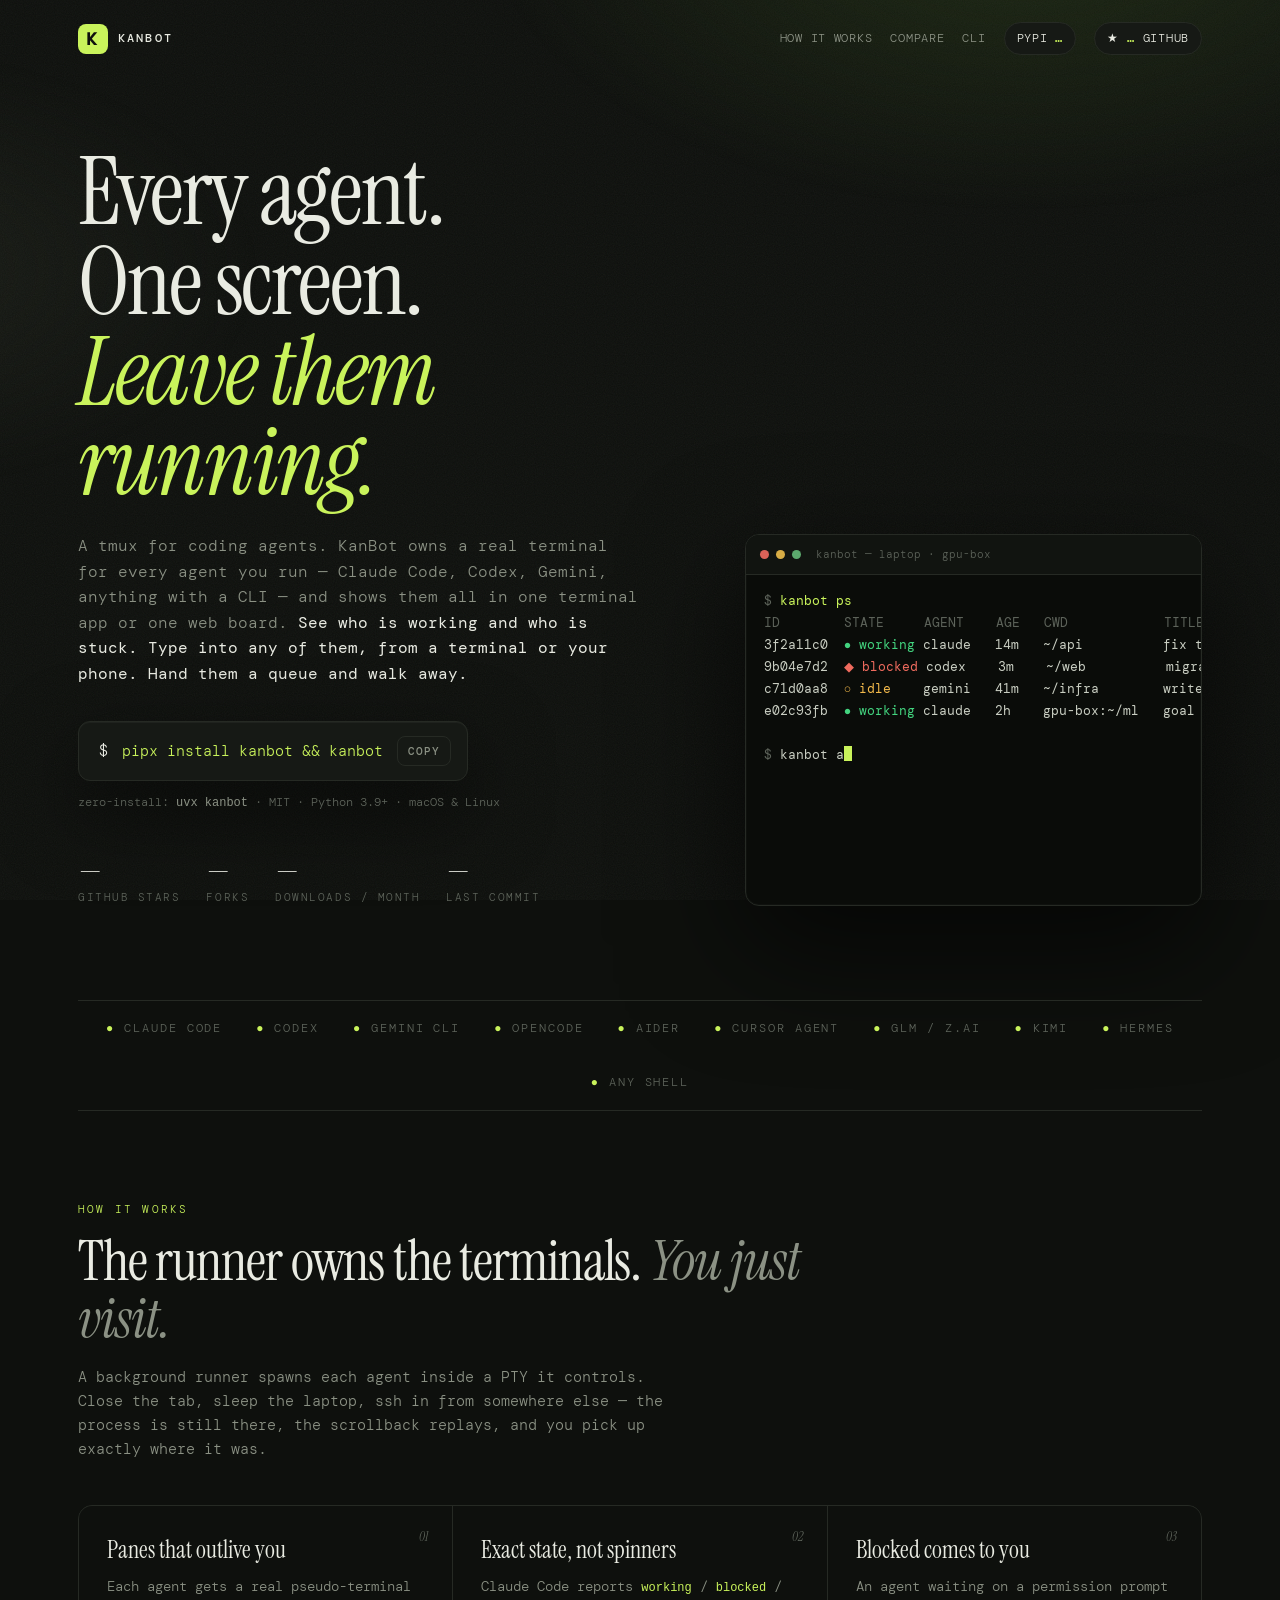
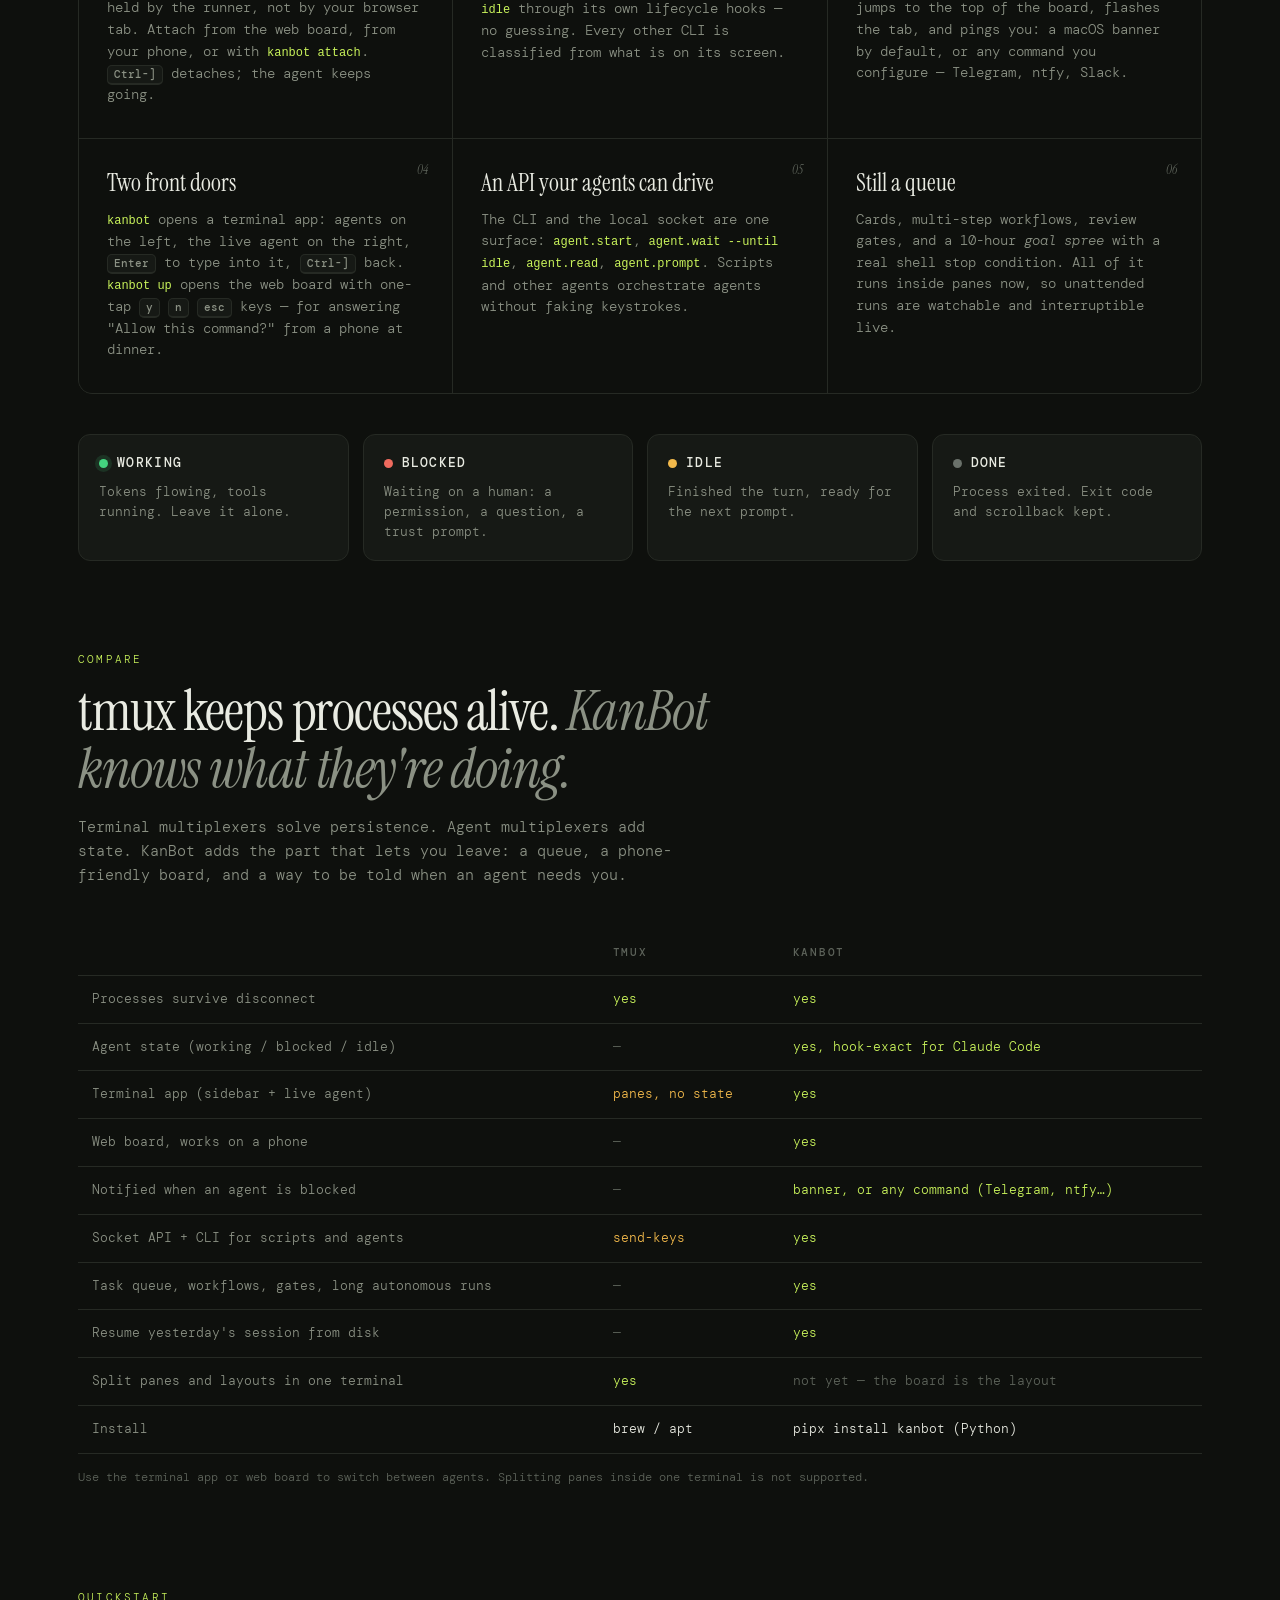
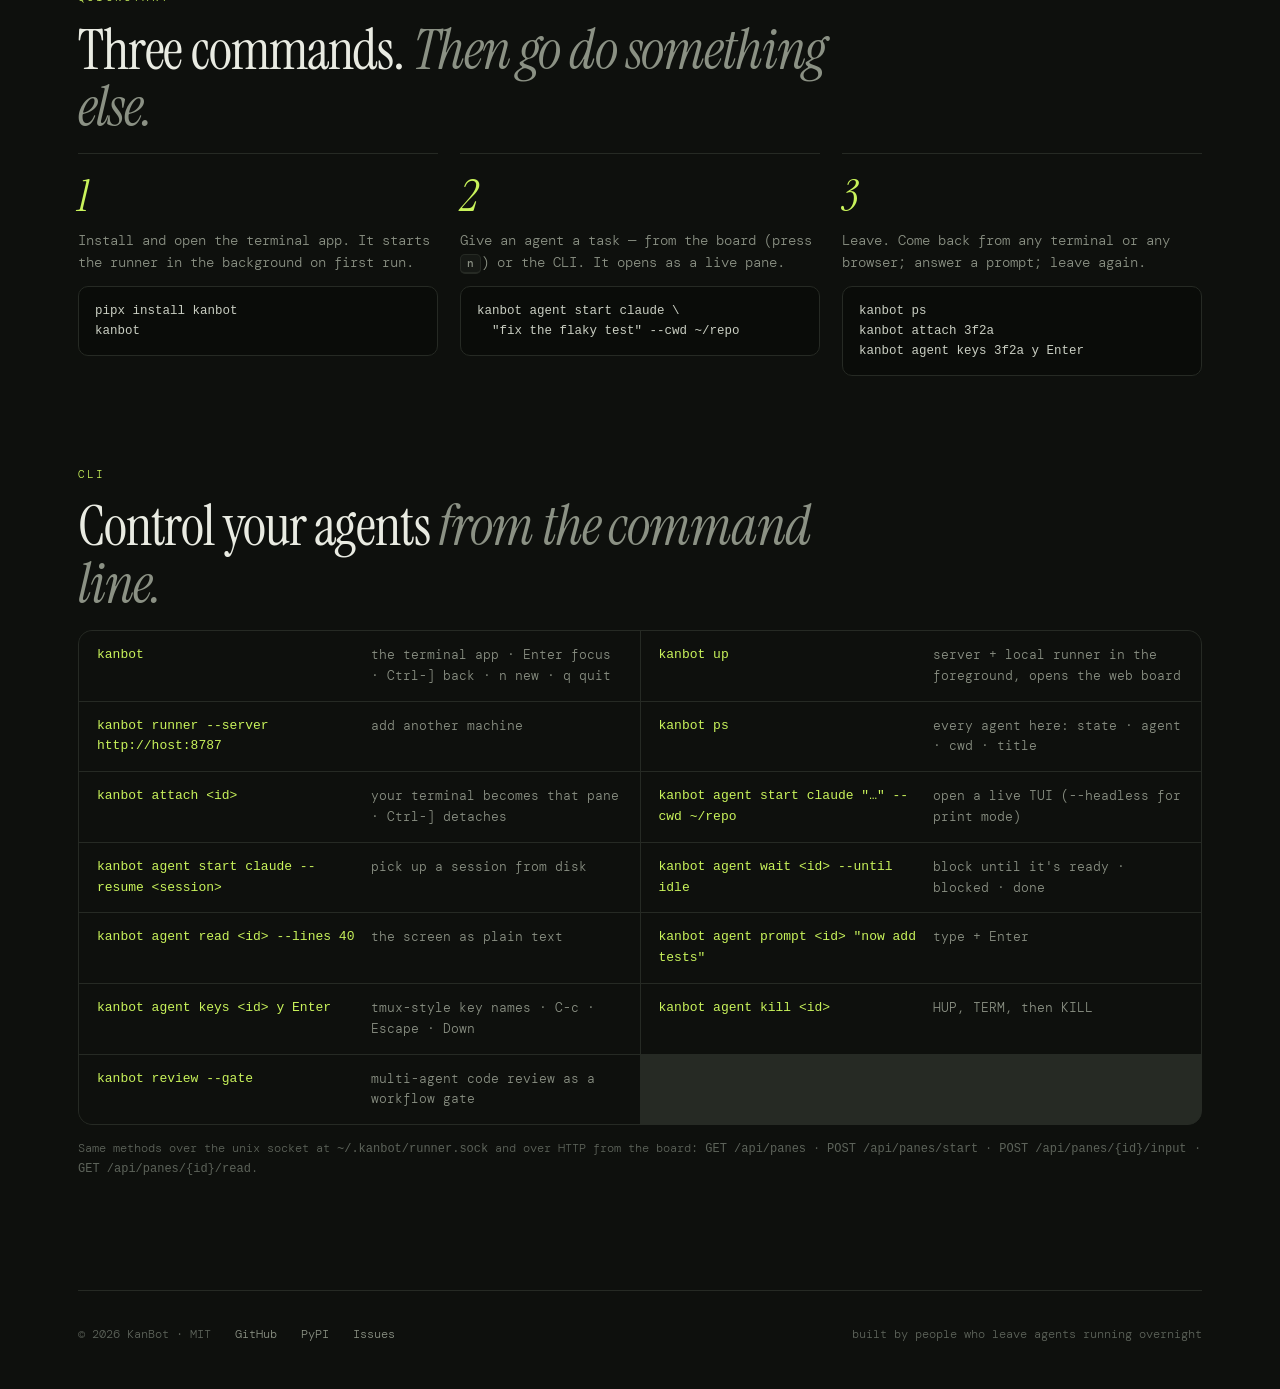
<file: site/index.html>
<!doctype html>
<html lang="en">
<head>
<meta charset="utf-8">
<meta name="viewport" content="width=device-width,initial-scale=1">
<title>KanBot — every coding agent, one screen</title>
<meta name="description" content="A tmux for coding agents. KanBot owns a real terminal for every coding agent you run — Claude Code, Codex, Gemini and friends — with exact working/blocked/idle state, a web board you can type into from anywhere, and a task queue that drives them. Open source, pipx install kanbot.">
<meta property="og:title" content="KanBot — every coding agent, one screen">
<meta property="og:description" content="Live terminals for all your coding agents. Know who's blocked. Answer from your phone. Leave them running.">
<meta property="og:type" content="website">
<meta property="og:url" content="https://kanbot-gamma.vercel.app">
<link rel="icon" href="data:image/svg+xml,<svg xmlns='http://www.w3.org/2000/svg' viewBox='0 0 100 100'><rect width='100' height='100' rx='22' fill='%23171815'/><text x='50' y='72' font-size='60' font-family='monospace' font-weight='800' text-anchor='middle' fill='%23c9f35b'>K</text></svg>">
<link rel="preconnect" href="https://fonts.googleapis.com"><link rel="preconnect" href="https://fonts.gstatic.com" crossorigin>
<link href="https://fonts.googleapis.com/css2?family=Instrument+Serif:ital@0;1&family=DM+Mono:ital,wght@0,300;0,400;0,500;1,300&display=swap" rel="stylesheet">
<style>
:root{--ink:#0e100d;--ink2:#161915;--line:#262a24;--paper:#e9ebe2;--muted:#8b9184;--dim:#5d635a;--lime:#c9f35b;--green:#43d47f;--amber:#f2b94b;--red:#ef6b5e;--serif:'Instrument Serif',Georgia,serif;--mono:'DM Mono',Menlo,monospace}
*{box-sizing:border-box}html{scroll-behavior:smooth}
body{margin:0;background:var(--ink);color:var(--paper);font:300 15px/1.6 var(--mono);-webkit-font-smoothing:antialiased;overflow-x:hidden}
body:before{content:"";position:fixed;inset:0;pointer-events:none;z-index:0;background:radial-gradient(900px 500px at 80% -10%,#1e2a14 0,transparent 60%),radial-gradient(700px 400px at -10% 30%,#1a1d17 0,transparent 55%)}
body:after{content:"";position:fixed;inset:0;pointer-events:none;z-index:0;opacity:.055;background-image:url("data:image/svg+xml,%3Csvg xmlns='http://www.w3.org/2000/svg' width='160' height='160'%3E%3Cfilter id='n'%3E%3CfeTurbulence type='fractalNoise' baseFrequency='.9' numOctaves='2' stitchTiles='stitch'/%3E%3C/filter%3E%3Crect width='100%25' height='100%25' filter='url(%23n)'/%3E%3C/svg%3E")}
a{color:inherit}
.wrap{position:relative;z-index:1;max-width:1180px;margin:0 auto;padding:0 28px}
kbd{font:500 .85em var(--mono);border:1px solid var(--line);border-bottom-width:2px;border-radius:5px;padding:1px 6px;background:var(--ink2)}
/* nav */
nav{display:flex;align-items:center;gap:22px;padding:22px 0;font-size:12px;letter-spacing:.06em;text-transform:uppercase}
.brand{display:flex;align-items:center;gap:10px;text-decoration:none;font-weight:500;letter-spacing:.18em}
.logo{display:grid;place-items:center;width:30px;height:30px;border-radius:8px;background:var(--lime);color:var(--ink);font:700 18px var(--mono)}
nav .links{margin-left:auto;display:flex;gap:18px;align-items:center}
nav .links a{color:var(--muted);text-decoration:none}nav .links a:hover{color:var(--paper)}
.pill{display:inline-flex;align-items:center;gap:8px;border:1px solid var(--line);border-radius:999px;padding:6px 12px;color:var(--paper)!important;background:var(--ink2)}
.pill b{color:var(--lime);font-weight:500}
/* hero */
.hero{padding:70px 0 40px;display:grid;grid-template-columns:1.15fr .85fr;gap:48px;align-items:end}.hero>div{min-width:0}
h1{font:400 clamp(52px,7.4vw,104px)/.95 var(--serif);letter-spacing:-.025em;margin:0 0 26px}
h1 em{font-style:italic;color:var(--lime)}
.lede{max-width:560px;color:var(--muted);font-size:16px;margin:0 0 34px}
.lede b{color:var(--paper);font-weight:400}
.install{display:inline-flex;max-width:100%;flex-wrap:wrap;align-items:center;gap:14px;border:1px solid var(--line);background:var(--ink2);border-radius:12px;padding:14px 16px 14px 20px;font-size:15px;box-shadow:0 30px 80px #0008,inset 0 1px 0 #ffffff0a}
.install .p{color:var(--lime)}
.install button{border:1px solid var(--line);background:transparent;color:var(--muted);border-radius:8px;padding:7px 10px;font:500 11px var(--mono);cursor:pointer;letter-spacing:.08em;text-transform:uppercase}
.install button:hover{color:var(--paper);border-color:#3a4036}
.alt{margin:12px 0 0;color:var(--dim);font-size:12px}.alt code{color:var(--muted)}
.stats{display:flex;gap:26px;margin-top:40px;flex-wrap:wrap}
.stat{display:flex;flex-direction:column;gap:2px;text-decoration:none}
.stat b{font:400 34px/1 var(--serif);letter-spacing:-.02em}
.stat span{font-size:11px;letter-spacing:.14em;text-transform:uppercase;color:var(--dim)}
/* fake console */
.console{border:1px solid var(--line);border-radius:14px;background:#0a0c09;box-shadow:0 40px 120px #000a,0 0 0 1px #ffffff05 inset;overflow:hidden;transform:rotate(-1.2deg) translateY(10px);animation:float 9s ease-in-out infinite}
@keyframes float{50%{transform:rotate(-1.2deg) translateY(-2px)}}
.console .bar{display:flex;align-items:center;gap:7px;padding:11px 14px;border-bottom:1px solid var(--line);background:#111410;font-size:11px;color:var(--dim)}
.console .bar i{width:9px;height:9px;border-radius:50%;background:#3a3f36}.console .bar i:nth-child(1){background:#da6258}.console .bar i:nth-child(2){background:#d8ad45}.console .bar i:nth-child(3){background:#5ca96d}
.console .bar span{margin-left:8px}
.console pre{margin:0;padding:16px 18px;font:400 12.5px/1.75 var(--mono);color:#c9cec2;white-space:pre;overflow:hidden;min-height:330px;max-width:100%}
.console .w{color:var(--green)}.console .b{color:var(--red)}.console .i{color:var(--amber)}.console .d{color:var(--dim)}.console .l{color:var(--lime)}.console .c{color:var(--muted)}
.cur{display:inline-block;width:8px;height:15px;background:var(--lime);vertical-align:-2px;animation:blink 1s steps(1) infinite}
@keyframes blink{50%{opacity:0}}
/* marquee of agents */
.agents{margin:54px 0 0;padding:18px 0;border-top:1px solid var(--line);border-bottom:1px solid var(--line);display:flex;gap:34px;flex-wrap:wrap;justify-content:center;color:var(--dim);font-size:12px;letter-spacing:.16em;text-transform:uppercase}
.agents span:before{content:"● ";color:var(--lime)}
/* sections */
section{padding:90px 0 0}
.eyebrow{font-size:11px;letter-spacing:.2em;text-transform:uppercase;color:var(--lime);margin:0 0 14px}
h2{font:400 clamp(34px,4.4vw,58px)/1.02 var(--serif);letter-spacing:-.02em;margin:0 0 18px;max-width:760px}
h2 em{font-style:italic;color:var(--muted)}
.sub{color:var(--muted);max-width:620px;margin:0 0 44px}
.grid{display:grid;grid-template-columns:repeat(3,1fr);gap:1px;background:var(--line);border:1px solid var(--line);border-radius:14px;overflow:hidden}
.cell{background:var(--ink);padding:30px 28px 32px;position:relative;transition:background .25s}
.cell:hover{background:var(--ink2)}
.cell .n{position:absolute;top:22px;right:24px;font:400 13px var(--serif);font-style:italic;color:var(--dim)}
.cell h3{font:400 24px/1.15 var(--serif);margin:0 0 12px}
.cell p{margin:0;color:var(--muted);font-size:13.5px}
.cell code{color:var(--lime);font-size:12px}
/* state strip */
.states{display:grid;grid-template-columns:repeat(4,1fr);gap:14px;margin-top:40px}
.state{border:1px solid var(--line);border-radius:12px;padding:18px 20px;background:var(--ink2)}
.state b{display:flex;align-items:center;gap:9px;font-weight:500;font-size:13px;letter-spacing:.1em;text-transform:uppercase}
.state b i{width:9px;height:9px;border-radius:50%}
.state p{margin:8px 0 0;color:var(--muted);font-size:12.5px}
.s-working i{background:var(--green);box-shadow:0 0 0 4px #43d47f22}.s-blocked i{background:var(--red);animation:blink 1.2s infinite}.s-idle i{background:var(--amber)}.s-done i{background:#6a716a}
/* compare */
table{width:100%;border-collapse:collapse;font-size:13px;margin-top:6px}
th,td{text-align:left;padding:13px 14px;border-bottom:1px solid var(--line);vertical-align:top}
th{font-weight:500;color:var(--dim);font-size:11px;letter-spacing:.16em;text-transform:uppercase}
td:first-child{color:var(--muted)}
td.y{color:var(--lime)}td.n{color:var(--dim)}td.p{color:var(--amber)}
.note{color:var(--dim);font-size:12px;margin-top:14px}
/* steps */
.steps{display:grid;grid-template-columns:repeat(3,1fr);gap:22px}
.step{border-top:1px solid var(--line);padding-top:20px}
.step .k{font:400 44px/1 var(--serif);font-style:italic;color:var(--lime);margin-bottom:12px}
.step pre{margin:12px 0 0;background:#0a0c09;border:1px solid var(--line);border-radius:10px;padding:14px 16px;font-size:12.5px;color:#c9cec2;overflow:auto}
.step p{color:var(--muted);font-size:13.5px;margin:0}
/* cli */
.cli{display:grid;grid-template-columns:1fr 1fr;gap:1px;background:var(--line);border:1px solid var(--line);border-radius:14px;overflow:hidden;font-size:13px}
.cli div{background:var(--ink);padding:14px 18px;display:grid;grid-template-columns:260px 1fr;gap:14px}
.cli code{color:var(--lime)}.cli span{color:var(--muted)}
/* footer */
footer{margin-top:110px;padding:34px 0 50px;border-top:1px solid var(--line);display:flex;gap:24px;align-items:center;color:var(--dim);font-size:12px;flex-wrap:wrap}
footer .sp{margin-left:auto}footer a{color:var(--muted);text-decoration:none}footer a:hover{color:var(--paper)}
/* reveal */
.r{opacity:0;transform:translateY(14px);animation:in .7s cubic-bezier(.2,.7,.2,1) forwards}
.r1{animation-delay:.05s}.r2{animation-delay:.18s}.r3{animation-delay:.3s}.r4{animation-delay:.42s}.r5{animation-delay:.55s}
@keyframes in{to{opacity:1;transform:none}}
@media(max-width:900px){.hero{grid-template-columns:1fr;gap:34px;padding-top:40px}h1{font-size:clamp(44px,13vw,64px)}.console pre{font-size:11px;min-height:280px}.stat b{font-size:28px}.console{transform:none;animation:in .7s .3s cubic-bezier(.2,.7,.2,1) forwards}.grid,.states,.steps{grid-template-columns:1fr}.cli{grid-template-columns:1fr}.cli div{grid-template-columns:1fr;gap:4px}.stats{gap:18px}nav .links a:not(.pill){display:none}}
</style>
</head>
<body>
<div class="wrap">
  <nav class="r r1">
    <a class="brand" href="#"><span class="logo">K</span>KANBOT</a>
    <div class="links">
      <a href="#how">How it works</a><a href="#compare">Compare</a><a href="#cli">CLI</a>
      <a class="pill" href="https://pypi.org/project/kanbot/" target="_blank" rel="noopener">pypi <b id="ver">…</b></a>
      <a class="pill" href="https://github.com/publu/kanbot" target="_blank" rel="noopener">★ <b id="stars">…</b> github</a>
    </div>
  </nav>

  <header class="hero">
    <div>
      <h1 class="r r2">Every agent.<br>One screen.<br><em>Leave them running.</em></h1>
      <p class="lede r r3">A tmux for coding agents. KanBot owns a real terminal for every agent you run — Claude Code, Codex, Gemini, anything with a CLI — and shows them all in one terminal app or one web board. <b>See who is working and who is stuck. Type into any of them, from a terminal or your phone. Hand them a queue and walk away.</b></p>
      <div class="r r4">
        <div class="install"><span class="d">$</span><span class="p" id="cmd">pipx install kanbot && kanbot</span><button id="copy">copy</button></div>
        <p class="alt">zero-install: <code>uvx kanbot</code> · MIT · Python 3.9+ · macOS &amp; Linux</p>
      </div>
      <div class="stats r r5">
        <a class="stat" href="https://github.com/publu/kanbot/stargazers" target="_blank" rel="noopener"><b id="stars2">—</b><span>GitHub stars</span></a>
        <a class="stat" href="https://github.com/publu/kanbot/network/members" target="_blank" rel="noopener"><b id="forks">—</b><span>Forks</span></a>
        <a class="stat" href="https://pypi.org/project/kanbot/" target="_blank" rel="noopener"><b id="dl">—</b><span>Downloads / month</span></a>
        <a class="stat" href="https://github.com/publu/kanbot/commits/main" target="_blank" rel="noopener"><b id="pushed">—</b><span>Last commit</span></a>
      </div>
    </div>
    <div class="console r r3">
      <div class="bar"><i></i><i></i><i></i><span>kanbot — laptop · gpu-box</span></div>
      <pre id="demo"></pre>
    </div>
  </header>

  <div class="agents r r5"><span>Claude Code</span><span>Codex</span><span>Gemini CLI</span><span>OpenCode</span><span>Aider</span><span>Cursor Agent</span><span>GLM / Z.ai</span><span>Kimi</span><span>Hermes</span><span>any shell</span></div>

  <section id="how">
    <p class="eyebrow">How it works</p>
    <h2>The runner owns the terminals. <em>You just visit.</em></h2>
    <p class="sub">A background runner spawns each agent inside a PTY it controls. Close the tab, sleep the laptop, ssh in from somewhere else — the process is still there, the scrollback replays, and you pick up exactly where it was.</p>
    <div class="grid">
      <div class="cell"><span class="n">01</span><h3>Panes that outlive you</h3><p>Each agent gets a real pseudo-terminal held by the runner, not by your browser tab. Attach from the web board, from your phone, or with <code>kanbot attach</code>. <kbd>Ctrl-]</kbd> detaches; the agent keeps going.</p></div>
      <div class="cell"><span class="n">02</span><h3>Exact state, not spinners</h3><p>Claude Code reports <code>working</code> / <code>blocked</code> / <code>idle</code> through its own lifecycle hooks — no guessing. Every other CLI is classified from what is on its screen.</p></div>
      <div class="cell"><span class="n">03</span><h3>Blocked comes to you</h3><p>An agent waiting on a permission prompt jumps to the top of the board, flashes the tab, and pings you: a macOS banner by default, or any command you configure — Telegram, ntfy, Slack.</p></div>
      <div class="cell"><span class="n">04</span><h3>Two front doors</h3><p><code>kanbot</code> opens a terminal app: agents on the left, the live agent on the right, <kbd>Enter</kbd> to type into it, <kbd>Ctrl-]</kbd> back. <code>kanbot up</code> opens the web board with one-tap <kbd>y</kbd> <kbd>n</kbd> <kbd>esc</kbd> keys — for answering "Allow this command?" from a phone at dinner.</p></div>
      <div class="cell"><span class="n">05</span><h3>An API your agents can drive</h3><p>The CLI and the local socket are one surface: <code>agent.start</code>, <code>agent.wait --until idle</code>, <code>agent.read</code>, <code>agent.prompt</code>. Scripts and other agents orchestrate agents without faking keystrokes.</p></div>
      <div class="cell"><span class="n">06</span><h3>Still a queue</h3><p>Cards, multi-step workflows, review gates, and a 10-hour <em>goal spree</em> with a real shell stop condition. All of it runs inside panes now, so unattended runs are watchable and interruptible live.</p></div>
    </div>
    <div class="states">
      <div class="state s-working"><b><i></i>working</b><p>Tokens flowing, tools running. Leave it alone.</p></div>
      <div class="state s-blocked"><b><i></i>blocked</b><p>Waiting on a human: a permission, a question, a trust prompt.</p></div>
      <div class="state s-idle"><b><i></i>idle</b><p>Finished the turn, ready for the next prompt.</p></div>
      <div class="state s-done"><b><i></i>done</b><p>Process exited. Exit code and scrollback kept.</p></div>
    </div>
  </section>

  <section id="compare">
    <p class="eyebrow">Compare</p>
    <h2>tmux keeps processes alive. <em>KanBot knows what they're doing.</em></h2>
    <p class="sub">Terminal multiplexers solve persistence. Agent multiplexers add state. KanBot adds the part that lets you leave: a queue, a phone-friendly board, and a way to be told when an agent needs you.</p>
    <table>
      <thead><tr><th></th><th>tmux</th><th>KanBot</th></tr></thead>
      <tbody>
        <tr><td>Processes survive disconnect</td><td class="y">yes</td><td class="y">yes</td></tr>
        <tr><td>Agent state (working / blocked / idle)</td><td class="n">—</td><td class="y">yes, hook-exact for Claude Code</td></tr>
        <tr><td>Terminal app (sidebar + live agent)</td><td class="p">panes, no state</td><td class="y">yes</td></tr>
        <tr><td>Web board, works on a phone</td><td class="n">—</td><td class="y">yes</td></tr>
        <tr><td>Notified when an agent is blocked</td><td class="n">—</td><td class="y">banner, or any command (Telegram, ntfy…)</td></tr>
        <tr><td>Socket API + CLI for scripts and agents</td><td class="p">send-keys</td><td class="y">yes</td></tr>
        <tr><td>Task queue, workflows, gates, long autonomous runs</td><td class="n">—</td><td class="y">yes</td></tr>
        <tr><td>Resume yesterday's session from disk</td><td class="n">—</td><td class="y">yes</td></tr>
        <tr><td>Split panes and layouts in one terminal</td><td class="y">yes</td><td class="n">not yet — the board is the layout</td></tr>
        <tr><td>Install</td><td class="c">brew / apt</td><td class="c">pipx install kanbot (Python)</td></tr>
      </tbody>
    </table>
    <p class="note">Use the terminal app or web board to switch between agents. Splitting panes inside one terminal is not supported.</p>
  </section>

  <section id="start">
    <p class="eyebrow">Quickstart</p>
    <h2>Three commands. <em>Then go do something else.</em></h2>
    <div class="steps">
      <div class="step"><div class="k">1</div><p>Install and open the terminal app. It starts the runner in the background on first run.</p><pre>pipx install kanbot
kanbot</pre></div>
      <div class="step"><div class="k">2</div><p>Give an agent a task — from the board (press <kbd>n</kbd>) or the CLI. It opens as a live pane.</p><pre>kanbot agent start claude \
  "fix the flaky test" --cwd ~/repo</pre></div>
      <div class="step"><div class="k">3</div><p>Leave. Come back from any terminal or any browser; answer a prompt; leave again.</p><pre>kanbot ps
kanbot attach 3f2a
kanbot agent keys 3f2a y Enter</pre></div>
    </div>
  </section>

  <section id="cli">
    <p class="eyebrow">CLI</p>
    <h2>Control your agents <em>from the command line.</em></h2>
    <div class="cli">
      <div><code>kanbot</code><span>the terminal app · Enter focus · Ctrl-] back · n new · q quit</span></div>
      <div><code>kanbot up</code><span>server + local runner in the foreground, opens the web board</span></div>
      <div><code>kanbot runner --server http://host:8787</code><span>add another machine</span></div>
      <div><code>kanbot ps</code><span>every agent here: state · agent · cwd · title</span></div>
      <div><code>kanbot attach &lt;id&gt;</code><span>your terminal becomes that pane · Ctrl-] detaches</span></div>
      <div><code>kanbot agent start claude "…" --cwd ~/repo</code><span>open a live TUI (--headless for print mode)</span></div>
      <div><code>kanbot agent start claude --resume &lt;session&gt;</code><span>pick up a session from disk</span></div>
      <div><code>kanbot agent wait &lt;id&gt; --until idle</code><span>block until it's ready · blocked · done</span></div>
      <div><code>kanbot agent read &lt;id&gt; --lines 40</code><span>the screen as plain text</span></div>
      <div><code>kanbot agent prompt &lt;id&gt; "now add tests"</code><span>type + Enter</span></div>
      <div><code>kanbot agent keys &lt;id&gt; y Enter</code><span>tmux-style key names · C-c · Escape · Down</span></div>
      <div><code>kanbot agent kill &lt;id&gt;</code><span>HUP, TERM, then KILL</span></div>
      <div><code>kanbot review --gate</code><span>multi-agent code review as a workflow gate</span></div>
    </div>
    <p class="note">Same methods over the unix socket at <code>~/.kanbot/runner.sock</code> and over HTTP from the board: <code>GET /api/panes</code> · <code>POST /api/panes/start</code> · <code>POST /api/panes/{id}/input</code> · <code>GET /api/panes/{id}/read</code>.</p>
  </section>

  <footer>
    <span>© <span id="yr"></span> KanBot · MIT</span>
    <a href="https://github.com/publu/kanbot" target="_blank" rel="noopener">GitHub</a>
    <a href="https://pypi.org/project/kanbot/" target="_blank" rel="noopener">PyPI</a>
    <a href="https://github.com/publu/kanbot/issues" target="_blank" rel="noopener">Issues</a>
    <span class="sp">built by people who leave agents running overnight</span>
  </footer>
</div>

<script>
document.getElementById('yr').textContent = new Date().getFullYear();
document.getElementById('copy').onclick = async e => { try { await navigator.clipboard.writeText(document.getElementById('cmd').textContent); e.target.textContent = 'copied'; setTimeout(() => e.target.textContent = 'copy', 1400) } catch {} };

// live numbers — GitHub + PyPI JSON APIs both allow browser reads
const fmt = n => n >= 1000 ? (n / 1000).toFixed(n >= 10000 ? 0 : 1) + 'k' : String(n);
const ago = iso => { const d = (Date.now() - new Date(iso)) / 864e5; return d < 1 ? 'today' : d < 2 ? 'yesterday' : d < 30 ? Math.floor(d) + 'd ago' : Math.floor(d / 30) + 'mo ago' };
fetch('https://api.github.com/repos/publu/kanbot').then(r => r.json()).then(d => {
  if (d.stargazers_count == null) return;
  document.getElementById('stars').textContent = fmt(d.stargazers_count);
  document.getElementById('stars2').textContent = fmt(d.stargazers_count);
  document.getElementById('forks').textContent = fmt(d.forks_count);
  document.getElementById('pushed').textContent = ago(d.pushed_at);
}).catch(() => {});
fetch('https://pypi.org/pypi/kanbot/json').then(r => r.json()).then(d => { document.getElementById('ver').textContent = 'v' + d.info.version }).catch(() => {});
fetch('https://pypistats.org/api/packages/kanbot/recent').then(r => r.json()).then(d => { document.getElementById('dl').textContent = fmt(d.data.last_month) }).catch(() => { document.getElementById('dl').textContent = '—' });

// the hero console: a scripted session, typed live
const FRAMES = [
  ['$ <span class="l">kanbot ps</span>', 0],
  ['<span class="d">ID        STATE     AGENT    AGE   CWD            TITLE</span>', 250],
  ['3f2a11c0  <span class="w">● working</span> claude   14m   ~/api          fix the flaky auth test', 60],
  ['9b04e7d2  <span class="b">◆ blocked</span> codex    3m    ~/web          migrate to app router', 60],
  ['c71d0aa8  <span class="i">○ idle</span>    gemini   41m   ~/infra        write the runbook', 60],
  ['e02c93fb  <span class="w">● working</span> claude   2h    gpu-box:~/ml   goal spree · 7/12 boxes', 60],
  ['', 700],
  ['$ <span class="l">kanbot agent read 9b04</span> <span class="c">--lines 3</span>', 0],
  ['<span class="c">  Run `npm run migrate`?</span>', 350],
  ['<span class="c">  ❯ 1. Yes</span>', 60],
  ['<span class="c">    2. No, tell Codex what to do differently</span>', 60],
  ['', 800],
  ['$ <span class="l">kanbot agent keys 9b04</span> y Enter', 0],
  ['', 500],
  ['$ <span class="l">kanbot agent wait 9b04</span> <span class="c">--until idle</span>', 0],
  ['<span class="i">idle</span> <span class="d">(hooks · 2m14s)</span>', 1800],
  ['', 600],
  ['$ <span class="l">kanbot attach 3f2a</span>', 0],
  ['<span class="d">[kanbot] attached to 3f2a11c0 (claude, working). Ctrl-] detaches.</span>', 400],
];
const pre = document.getElementById('demo');
async function type(html, delay){
  await new Promise(r => setTimeout(r, delay));
  const line = document.createElement('div');
  if (html.startsWith('$')) { line.innerHTML = '<span class="d">$</span>'; pre.append(line);
    const rest = html.slice(1); const tmp = document.createElement('span'); tmp.innerHTML = rest; const txt = tmp.textContent;
    for (let i = 1; i <= txt.length; i++) { line.innerHTML = '<span class="d">$</span>' + txt.slice(0, i).replace(/</g,'&lt;') + '<span class="cur"></span>'; await new Promise(r => setTimeout(r, 22 + Math.random() * 40)) }
    line.innerHTML = '<span class="d">$</span>' + rest;
  } else { line.innerHTML = html || '&nbsp;'; pre.append(line) }
  while (pre.children.length > 17) pre.firstChild.remove();
}
(async function run(){ pre.innerHTML = ''; for (const [h, d] of FRAMES) await type(h, d); const c = document.createElement('div'); c.innerHTML = '<span class="d">$</span> <span class="cur"></span>'; pre.append(c); setTimeout(run, 9000) })();
</script>
</body>
</html>
</file>
